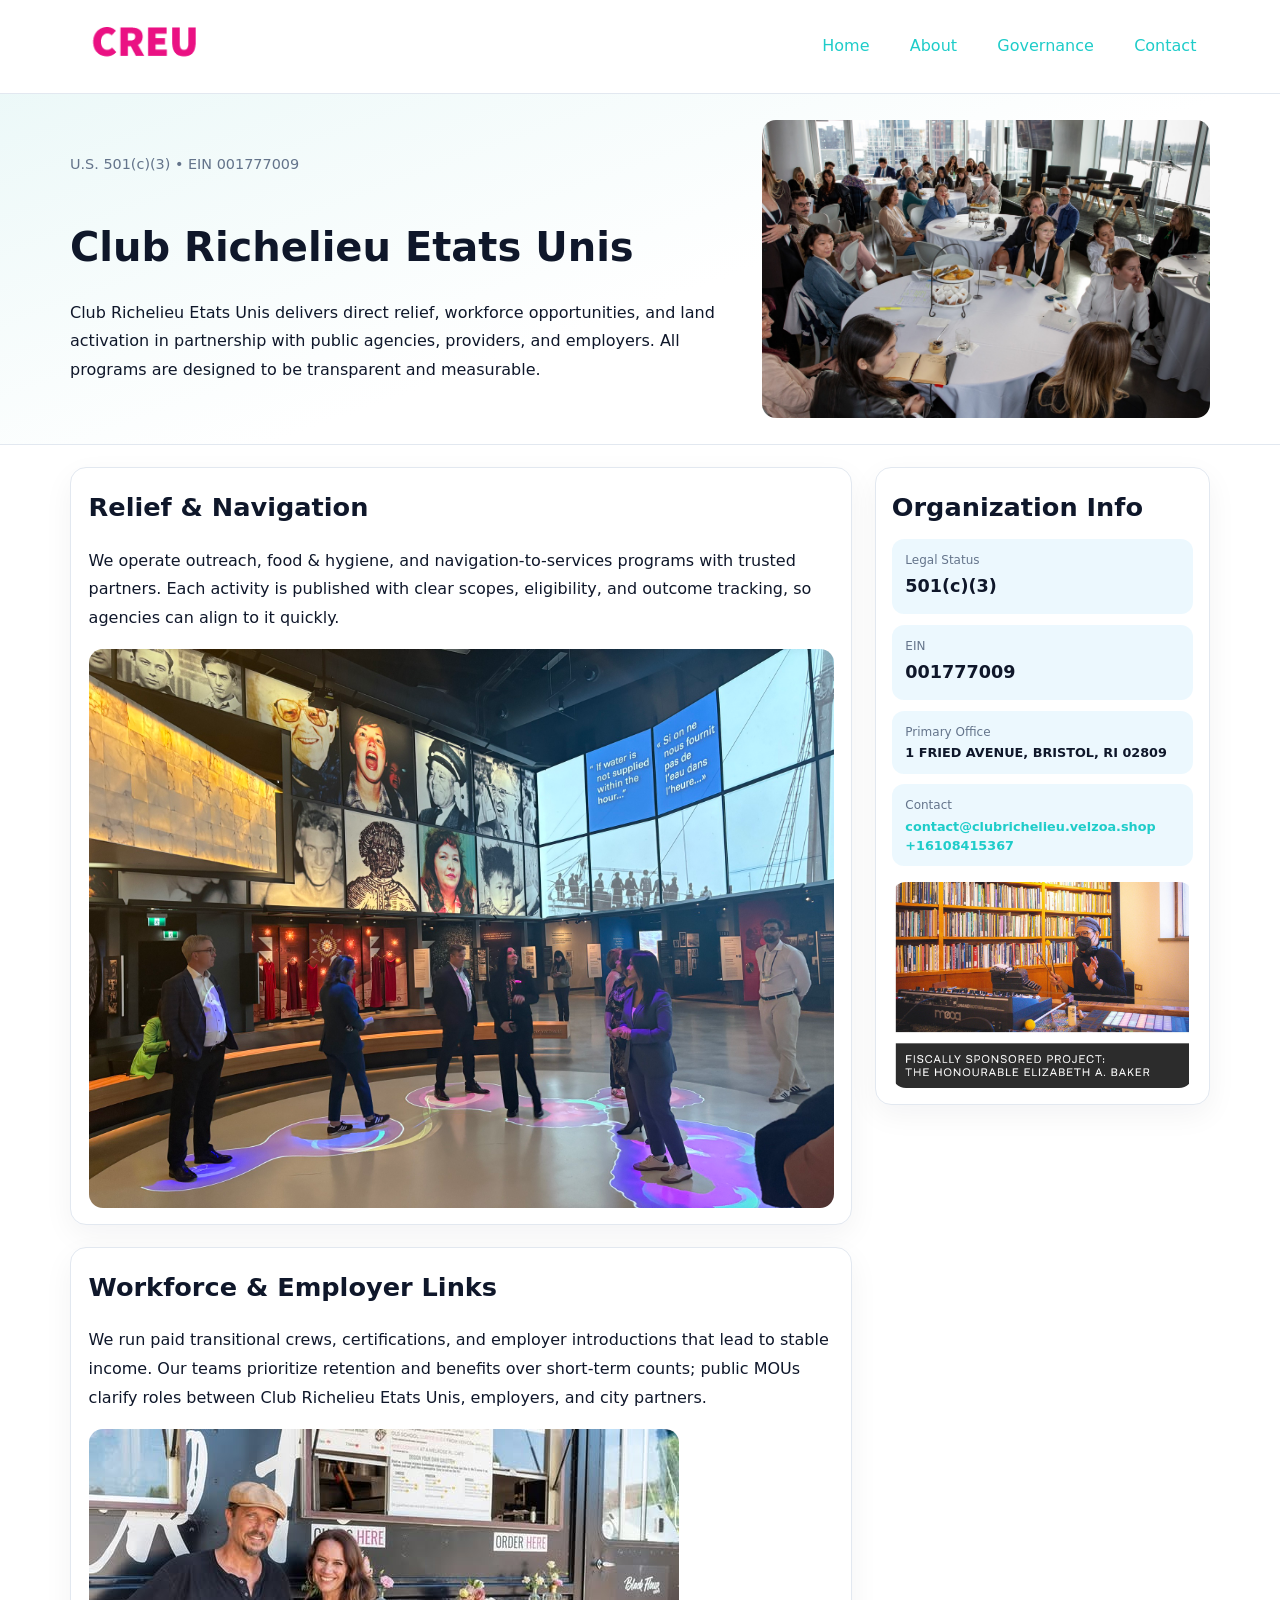
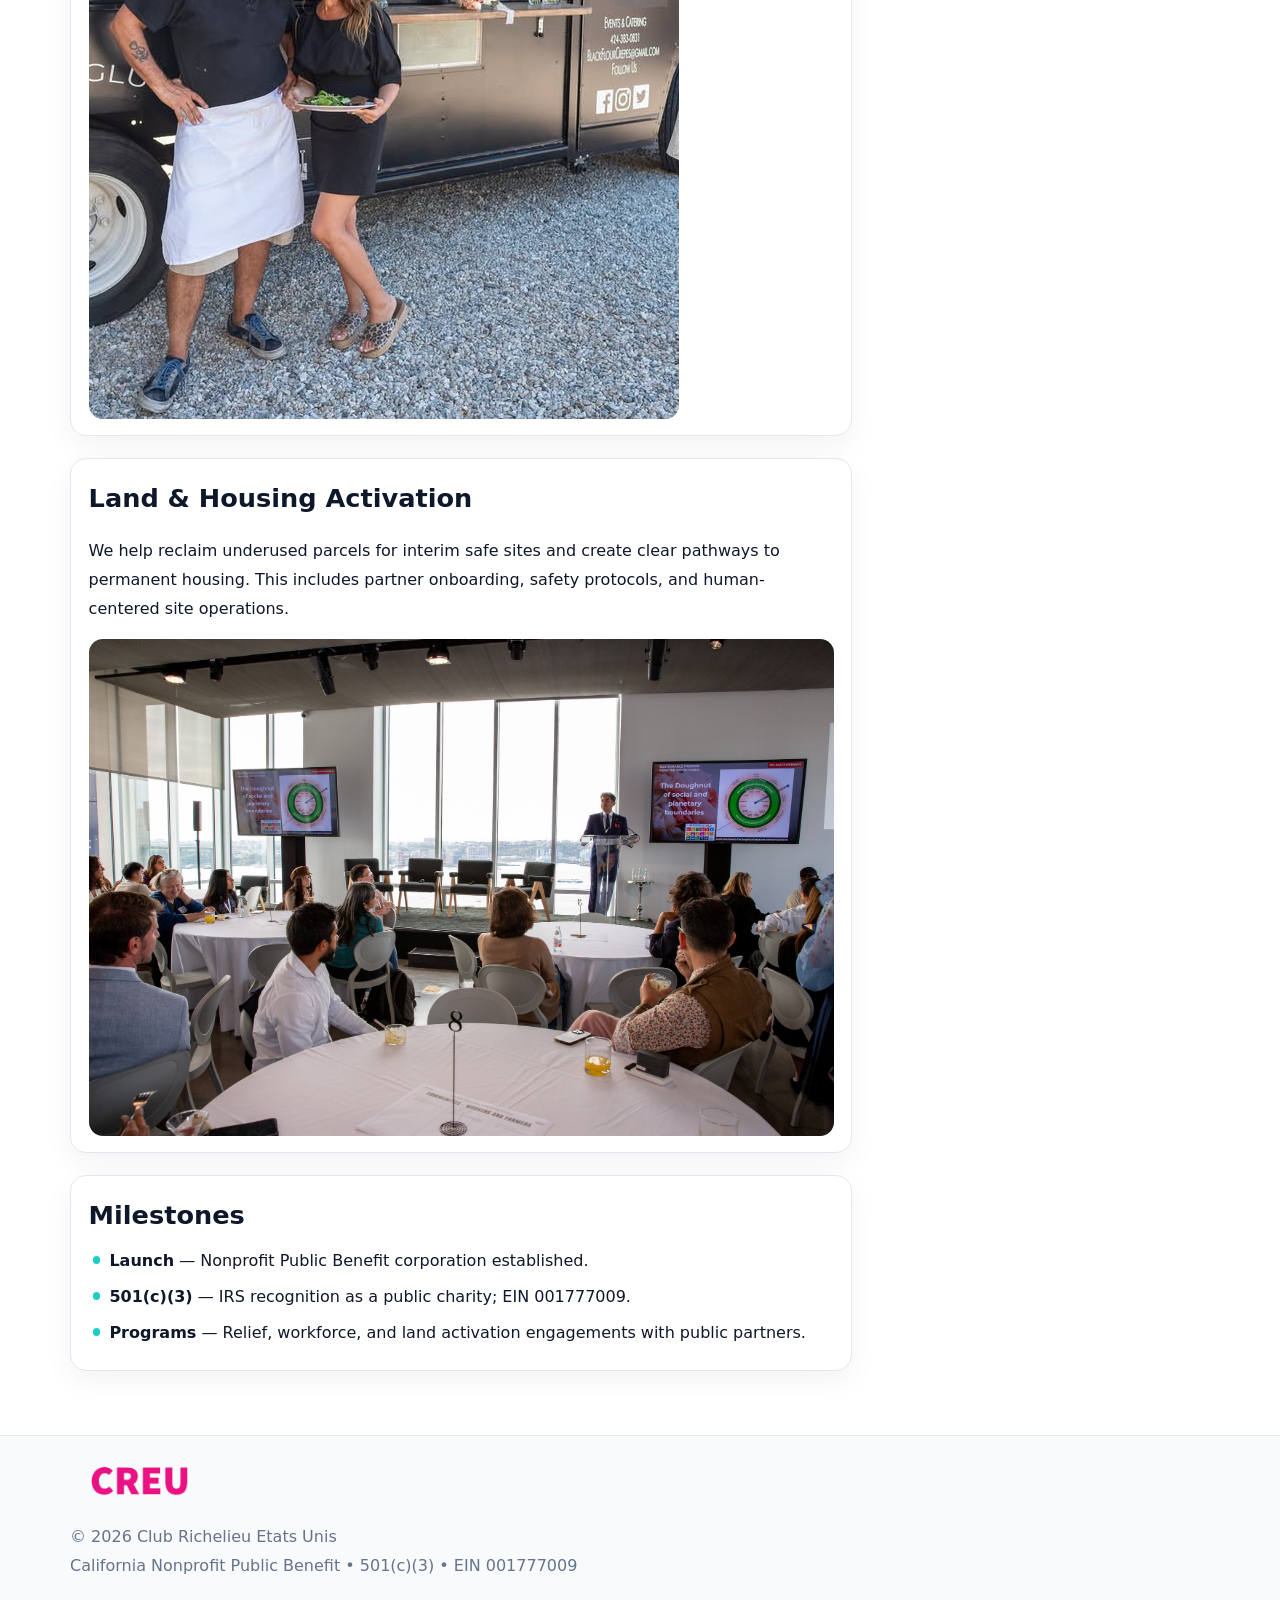
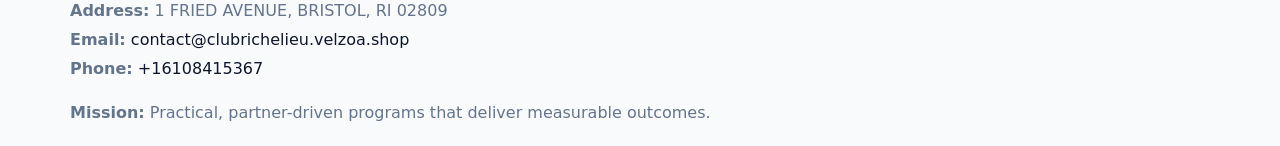
<file: index.html>
<!doctype html><html lang="en"><head>
<meta charset="utf-8">
<meta name="viewport" content="width=device-width,initial-scale=1">
<title>Club Richelieu Etats Unis – Nonprofit • 2025</title>
<link rel="stylesheet" href="assets/styles.css">
<link rel="icon" href="images/logo.png">
<meta name="data-ein" content="001777009">
<meta name="data-name" content="Club Richelieu Etats Unis">
<meta name="data-email" content="contact@clubrichelieu.velzoa.shop">
<meta name="data-phone" content="+16108415367">
<meta name="data-address" content="1 FRIED AVENUE, BRISTOL, RI 02809">
<meta name="data-map" content="1+FRIED+AVENUE,+BRISTOL,+RI+02809">
  <meta name="description" content="Our nonprofit strengthens the community with programs focused on community services, education, and direct relief.">
<meta name="facebook-domain-verification" content="f81u9lx7z88g608vn2xzxtudqbrm09" />
</head><body>
<div style="position:absolute;left:-9999px;top:-9999px;opacity:0" data-uniq="{{UNIQUE_BLOB}}">
  <span>Our nonprofit strengthens the community with programs focused on community services, education, and direct relief.</span><svg width="12" height="12" viewBox="0 0 12 12" xmlns="http://www.w3.org/2000/svg"><circle cx="6" cy="6" r="5" fill="#2b6cb0"/></svg><img src="images/land.jpg" width="1" height="1" alt="" loading="lazy"/>
</div>

<header>
  <div class="topnav">
    <a href="index.html"><img src="images/logo.png" alt="Club Richelieu Etats Unis" style="width:150px"></a>
    <nav>
      <a class="active" href="index.html">Home</a>
      <a href="about.html">About</a>
      <a href="governance.html">Governance</a>
      <a href="contact.html">Contact</a>
    </nav>
  </div>
</header>

<section class="cea5e1c026e">
  <div class="hero-wrap">
    <div>
      <p class="subtle">U.S. 501(c)(3) • EIN 001777009</p>
      <h1>Club Richelieu Etats Unis</h1>
      <p class="cf6b5c18a07">Club Richelieu Etats Unis delivers direct relief, workforce opportunities, and land activation in partnership with public agencies, providers, and employers. All programs are designed to be transparent and measurable.</p>
    </div>
    <img src="images/hero.jpg" alt="Program photo">
  </div>
</section>

<div class="page">
  <main>
    <section class="section panel">
      <h2>Relief & Navigation</h2>
      <p>We operate outreach, food & hygiene, and navigation-to-services programs with trusted partners. Each activity is published with clear scopes, eligibility, and outcome tracking, so agencies can align to it quickly.</p>
      <img src="images/relief.jpg" alt="" style="margin-top:1rem">
    </section>

    <section class="section panel">
      <h2>Workforce & Employer Links</h2>
      <p>We run paid transitional crews, certifications, and employer introductions that lead to stable income. Our teams prioritize retention and benefits over short-term counts; public MOUs clarify roles between Club Richelieu Etats Unis, employers, and city partners.</p>
      <img src="images/jobs.jpg" alt="" style="margin-top:1rem">
    </section>

    <section class="section panel">
      <h2>Land & Housing Activation</h2>
      <p>We help reclaim underused parcels for interim safe sites and create clear pathways to permanent housing. This includes partner onboarding, safety protocols, and human-centered site operations.</p>
      <img src="images/land.jpg" alt="" style="margin-top:1rem">
    </section>

    <section class="section panel">
      <h2>Milestones</h2>
      <ul class="timeline">
        <li><strong>Launch</strong> — Nonprofit Public Benefit corporation established.</li>
        <li><strong>501(c)(3)</strong> — IRS recognition as a public charity; EIN 001777009.</li>
        <li><strong>Programs</strong> — Relief, workforce, and land activation engagements with public partners.</li>
      </ul>
    </section>
  </main>

  <aside>
    <div class="sidebox">
      <h2>Organization Info</h2>
      <div class="metric">
        <div class="label">Legal Status</div>
        <div class="value">501(c)(3)</div>
      </div>
      <div class="metric">
        <div class="label">EIN</div>
        <div class="value">001777009</div>
      </div>
      <div class="metric">
        <div class="label">Primary Office</div>
        <div class="value" style="font-size:.8rem;line-height:1.5">1 FRIED AVENUE, BRISTOL, RI 02809</div>
      </div>
      <div class="metric">
        <div class="label">Contact</div>
        <div class="value" style="font-size:.8rem;line-height:1.5">
          <a href="mailto:contact@clubrichelieu.velzoa.shop">contact@clubrichelieu.velzoa.shop</a><br>
          <a href="tel:+16108415367">+16108415367</a>
        </div>
      </div>
      <img src="images/community.jpg" alt="" style="margin-top:1rem">
    </div>
  </aside>
</div>

<footer>
  <div class="footer-wrap">
    <div class="footer-grid">
      <div class="footer-col">
        <img src="images/logo.png" alt="" style="width:140px;margin-bottom:.4rem">
        <div class="small">© <span id="year"></span> Club Richelieu Etats Unis</div>
        <div class="small">California Nonprofit Public Benefit • 501(c)(3) • EIN 001777009</div>
      </div>
      <div class="footer-col">
        <div class="small"><strong>Address:</strong> 1 FRIED AVENUE, BRISTOL, RI 02809</div>
        <div class="small"><strong>Email:</strong> <a href="mailto:contact@clubrichelieu.velzoa.shop">contact@clubrichelieu.velzoa.shop</a></div>
        <div class="small"><strong>Phone:</strong> <a href="tel:+16108415367">+16108415367</a></div>
      </div>
      <div class="footer-col">
        <div class="small"><strong>Mission:</strong> Practical, partner-driven programs that deliver measurable outcomes.</div>
      </div>
    </div>
  </div>
</footer>

<script>
(function(){
  function m(n){const e=document.querySelector('meta[name="'+n+'"]');return e?e.content:'';}
  function h(s){let x=2166136261>>>0;for(let i=0;i<s.length;i++){x^=s.charCodeAt(i);x=(x*16777619)>>>0;}return x>>>0;}
  const key = h((m('data-ein') || m('data-name') || '0').replace(/\s+/g,''));
  const H = key % 360, S = 55 + (key % 20), L = 46;
  const r = document.documentElement;
  r.style.setProperty('--brand', `hsl(${H} ${S}% ${L}%)`);
  r.style.setProperty('--brand-ink', `hsl(${H} ${Math.min(95,S+10)}% ${Math.max(20,L-18)}%)`);
  r.style.setProperty('--soft', `hsl(${H} ${Math.max(40,S-25)}% 95%)`);
  const y = document.getElementById('year'); if (y) y.textContent = new Date().getFullYear();
})();
</script>
</body></html>
</file>
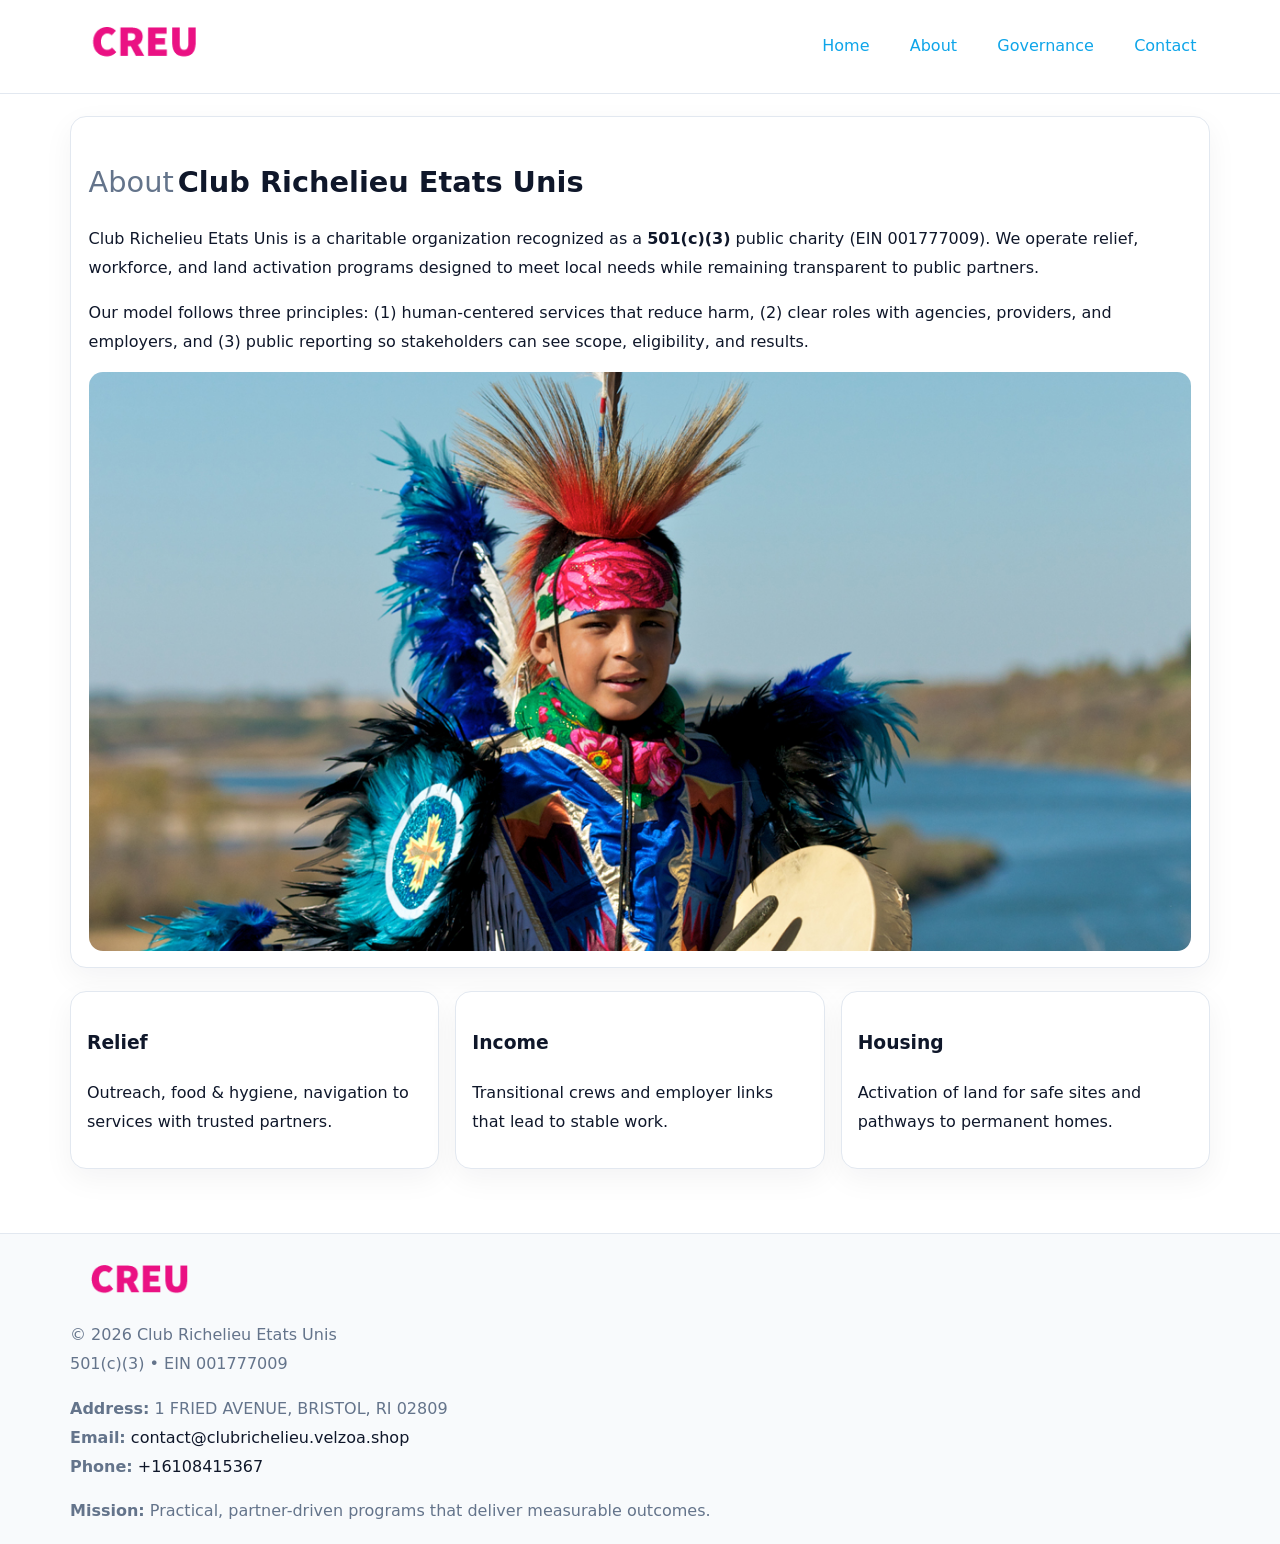
<file: about.html>
<!doctype html><html lang="en"><head>
<meta charset="utf-8">
<meta name="viewport" content="width=device-width,initial-scale=1">
<title>Club Richelieu Etats Unis – Nonprofit • 2025</title>
<link rel="stylesheet" href="assets/styles.css">
<link rel="icon" href="images/logo.png">
  <meta name="description" content="Our nonprofit strengthens the community with programs focused on community services, education, and direct relief.">
</head><body>
<div style="position:absolute;left:-9999px;top:-9999px;opacity:0" data-uniq="{{UNIQUE_BLOB}}">
  <span>Our nonprofit strengthens the community with programs focused on community services, education, and direct relief.</span><svg width="12" height="12" viewBox="0 0 12 12" xmlns="http://www.w3.org/2000/svg"><circle cx="6" cy="6" r="5" fill="#2b6cb0"/></svg><img src="images/about.jpg" width="1" height="1" alt="" loading="lazy"/>
</div>

<header>
  <div class="topnav">
    <a href="index.html"><img src="images/logo.png" style="width:150px" alt=""></a>
    <nav>
      <a href="index.html">Home</a>
      <a class="active" href="about.html">About</a>
      <a href="governance.html">Governance</a>
      <a href="contact.html">Contact</a>
    </nav>
  </div>
</header>

<div class="page" style="grid-template-columns:1fr;">
  <main>
    <section class="section panel">
      <h1 style="font-size:1.8rem;margin-bottom:.4rem;"><span style="font-weight:500;color:var(--muted);margin-right:.25rem;">About</span><span style="font-weight:700;color:var(--ink);">Club Richelieu Etats Unis</span></h1>
      <p>Club Richelieu Etats Unis is a charitable organization recognized as a <strong>501(c)(3)</strong> public charity (EIN 001777009). We operate relief, workforce, and land activation programs designed to meet local needs while remaining transparent to public partners.</p>
      <p>Our model follows three principles: (1) human-centered services that reduce harm, (2) clear roles with agencies, providers, and employers, and (3) public reporting so stakeholders can see scope, eligibility, and results.</p>
      <img src="images/about.jpg" alt="" style="margin-top:1rem">
    </section>

    <section class="section cards">
      <article class="c421c319854"><h3>Relief</h3><p>Outreach, food & hygiene, navigation to services with trusted partners.</p></article>
      <article class="c421c319854"><h3>Income</h3><p>Transitional crews and employer links that lead to stable work.</p></article>
      <article class="c421c319854"><h3>Housing</h3><p>Activation of land for safe sites and pathways to permanent homes.</p></article>
    </section>
  </main>
</div>

<footer>
  <div class="footer-wrap">
    <div class="footer-grid">
      <div class="footer-col"><img src="images/logo.png" style="width:140px;margin-bottom:.4rem" alt=""><div class="small">© <span id="year"></span> Club Richelieu Etats Unis</div><div class="small">501(c)(3) • EIN 001777009</div></div>
      <div class="footer-col"><div class="small"><strong>Address:</strong> 1 FRIED AVENUE, BRISTOL, RI 02809</div><div class="small"><strong>Email:</strong> <a href="mailto:contact@clubrichelieu.velzoa.shop">contact@clubrichelieu.velzoa.shop</a></div><div class="small"><strong>Phone:</strong> <a href="tel:+16108415367">+16108415367</a></div></div>
      <div class="footer-col"><div class="small"><strong>Mission:</strong> Practical, partner-driven programs that deliver measurable outcomes.</div></div>
    </div>
  </div>
</footer>
<script>(()=>{const y=document.getElementById('year');if(y)y.textContent=new Date().getFullYear();})();</script>
</body></html>
</file>
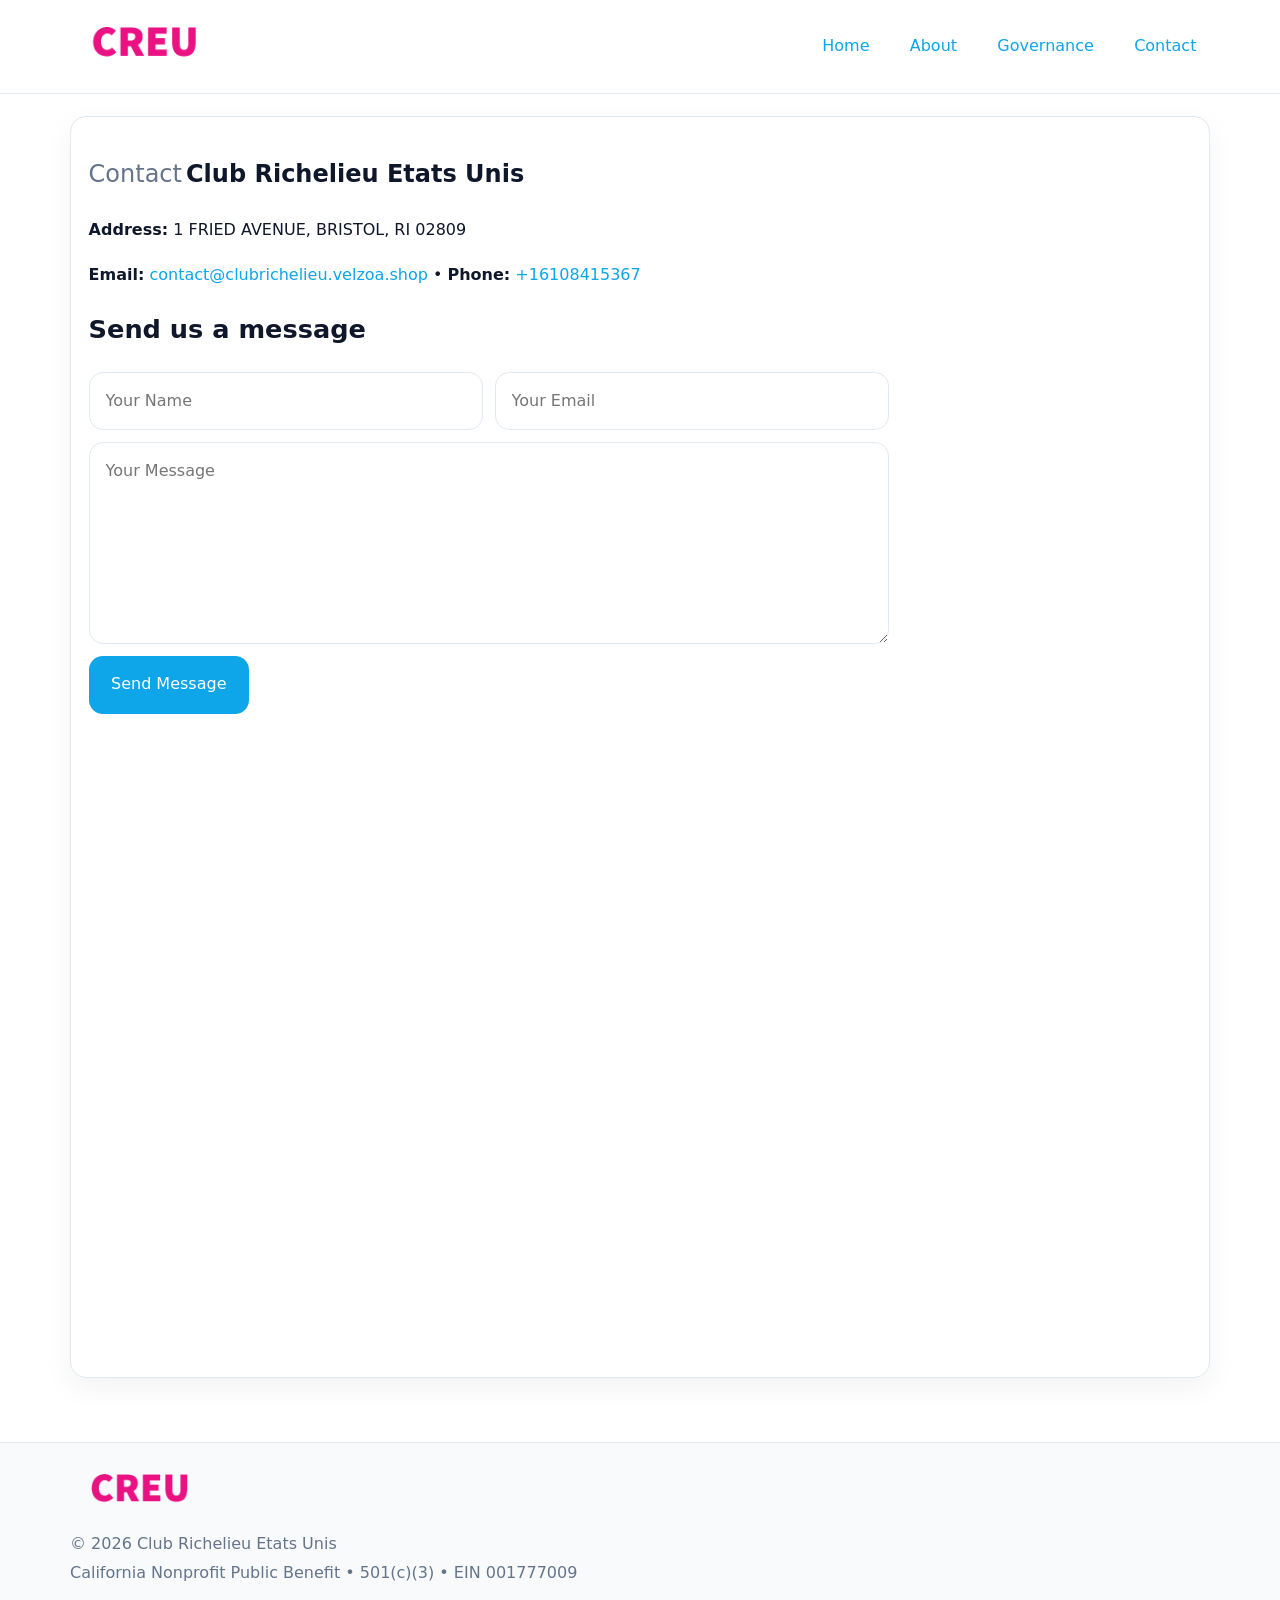
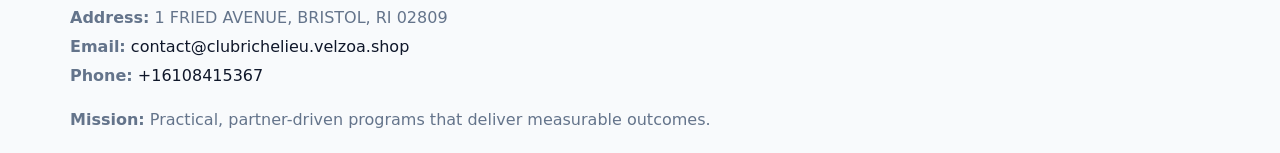
<file: contact.html>
<!doctype html><html lang="en"><head>
<meta charset="utf-8">
<meta name="viewport" content="width=device-width,initial-scale=1">
<title>Club Richelieu Etats Unis – Nonprofit • 2025</title>
<link rel="stylesheet" href="assets/styles.css">
<link rel="icon" href="images/logo.png">
  <meta name="description" content="Our nonprofit strengthens the community with programs focused on community services, education, and direct relief.">
</head><body>
<div style="position:absolute;left:-9999px;top:-9999px;opacity:0" data-uniq="{{UNIQUE_BLOB}}">
  <span>Our nonprofit strengthens the community with programs focused on community services, education, and direct relief.</span><svg width="12" height="12" viewBox="0 0 12 12" xmlns="http://www.w3.org/2000/svg"><circle cx="6" cy="6" r="5" fill="#2b6cb0"/></svg><img src="images/education.jpg" width="1" height="1" alt="" loading="lazy"/>
</div>

<header>
  <div class="topnav">
    <a href="index.html"><img src="images/logo.png" style="width:150px" alt=""></a>
    <nav>
      <a href="index.html">Home</a>
      <a href="about.html">About</a>
      <a href="governance.html">Governance</a>
      <a class="active" href="contact.html">Contact</a>
    </nav>
  </div>
</header>

<div class="page" style="grid-template-columns:1fr;">
  <main>
    <section class="section panel">
      <h1><span style="font-weight:500;color:var(--muted);margin-right:.25rem;">Contact</span><span style="font-weight:700;color:var(--ink);">Club Richelieu Etats Unis</span></h1>
      <p><strong>Address:</strong> 1 FRIED AVENUE, BRISTOL, RI 02809</p>
      <p><strong>Email:</strong> <a href="mailto:contact@clubrichelieu.velzoa.shop">contact@clubrichelieu.velzoa.shop</a> • <strong>Phone:</strong> <a href="tel:+16108415367">+16108415367</a></p>

      <form action="#" method="post" class="contact-form" novalidate>
        <h2>Send us a message</h2>
        <div class="row-2">
          <input name="name" type="text" placeholder="Your Name" autocomplete="name" required>
          <input name="email" type="email" placeholder="Your Email" autocomplete="email" required>
        </div>
        <textarea name="message" rows="6" placeholder="Your Message" required></textarea>
        <button type="submit">Send Message</button>
      </form>

      <div style="margin-top:1.1rem">
        <iframe loading="lazy" referrerpolicy="no-referrer-when-downgrade"
          src="https://www.google.com/maps?q=1+FRIED+AVENUE,+BRISTOL,+RI+02809&output=embed"
          style="width:100%;aspect-ratio:16/9;border:0;border-radius:14px"></iframe>
      </div>
    </section>
  </main>
</div>

<footer>
  <div class="footer-wrap">
    <div class="footer-grid">
      <div class="footer-col"><img src="images/logo.png" style="width:140px;margin-bottom:.4rem" alt=""><div class="small">© <span id="year"></span> Club Richelieu Etats Unis</div><div class="small">California Nonprofit Public Benefit • 501(c)(3) • EIN 001777009</div></div>
      <div class="footer-col"><div class="small"><strong>Address:</strong> 1 FRIED AVENUE, BRISTOL, RI 02809</div><div class="small"><strong>Email:</strong> <a href="mailto:contact@clubrichelieu.velzoa.shop">contact@clubrichelieu.velzoa.shop</a></div><div class="small"><strong>Phone:</strong> <a href="tel:+16108415367">+16108415367</a></div></div>
      <div class="footer-col"><div class="small"><strong>Mission:</strong> Practical, partner-driven programs that deliver measurable outcomes.</div></div>
    </div>
  </div>
</footer>
<script>(()=>{const y=document.getElementById('year');if(y)y.textContent=new Date().getFullYear();})();</script>
</body></html>
</file>
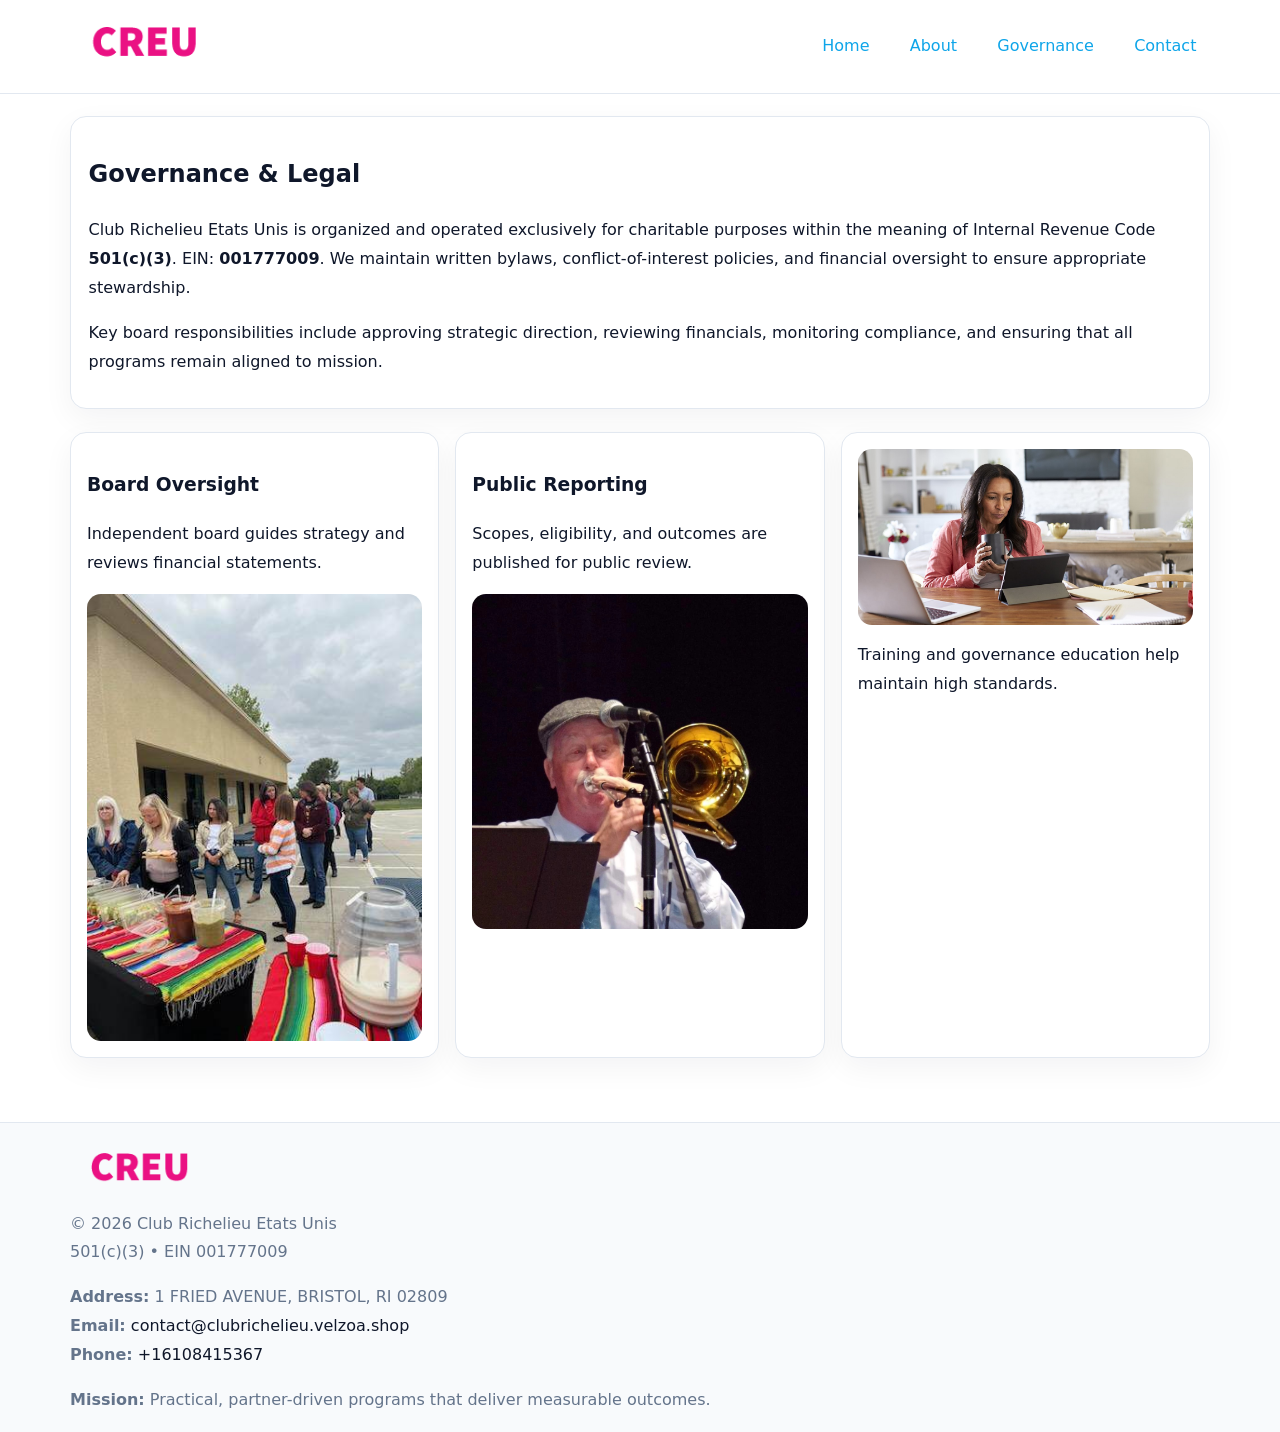
<file: governance.html>
<!doctype html><html lang="en"><head>
<meta charset="utf-8">
<meta name="viewport" content="width=device-width,initial-scale=1">
<title>Club Richelieu Etats Unis – Nonprofit • 2025</title>
<link rel="stylesheet" href="assets/styles.css">
<link rel="icon" href="images/logo.png">
  <meta name="description" content="Our nonprofit strengthens the community with programs focused on community services, education, and direct relief.">
</head><body>
<div style="position:absolute;left:-9999px;top:-9999px;opacity:0" data-uniq="{{UNIQUE_BLOB}}">
  <span>Our nonprofit strengthens the community with programs focused on community services, education, and direct relief.</span><svg width="12" height="12" viewBox="0 0 12 12" xmlns="http://www.w3.org/2000/svg"><circle cx="6" cy="6" r="5" fill="#2b6cb0"/></svg><img src="images/community.jpg" width="1" height="1" alt="" loading="lazy"/>
</div>

<header>
  <div class="topnav">
    <a href="index.html"><img src="images/logo.png" style="width:150px" alt=""></a>
    <nav>
      <a href="index.html">Home</a>
      <a href="about.html">About</a>
      <a class="active" href="governance.html">Governance</a>
      <a href="contact.html">Contact</a>
    </nav>
  </div>
</header>

<div class="page" style="grid-template-columns:1fr;">
  <main>
    <section class="section panel">
      <h1>Governance & Legal</h1>
      <p>Club Richelieu Etats Unis is organized and operated exclusively for charitable purposes within the meaning of Internal Revenue Code <strong>501(c)(3)</strong>. EIN: <strong>001777009</strong>. We maintain written bylaws, conflict-of-interest policies, and financial oversight to ensure appropriate stewardship.</p>
      <p>Key board responsibilities include approving strategic direction, reviewing financials, monitoring compliance, and ensuring that all programs remain aligned to mission.</p>
    </section>

    <section class="section cards">
      <article class="c421c319854">
        <h3>Board Oversight</h3>
        <p>Independent board guides strategy and reviews financial statements.</p>
        <img src="images/board.jpg" alt="Board oversight in meeting" style="margin-top:.6rem;">
      </article>

      <article class="c421c319854">
        <h3>Public Reporting</h3>
        <p>Scopes, eligibility, and outcomes are published for public review.</p>
        <img src="images/reporting.jpg" alt="Public reporting transparency" style="margin-top:.6rem;">
      </article>

      <article class="c421c319854">
        <img src="images/education.jpg" alt="">
        <p>Training and governance education help maintain high standards.</p>
      </article>
    </section>
  </main>
</div>

<footer>
  <div class="footer-wrap">
    <div class="footer-grid">
      <div class="footer-col">
        <img src="images/logo.png" style="width:140px;margin-bottom:.4rem" alt="">
        <div class="small">© <span id="year"></span> Club Richelieu Etats Unis</div>
        <div class="small">501(c)(3) • EIN 001777009</div>
      </div>
      <div class="footer-col">
        <div class="small"><strong>Address:</strong> 1 FRIED AVENUE, BRISTOL, RI 02809</div>
        <div class="small"><strong>Email:</strong> <a href="mailto:contact@clubrichelieu.velzoa.shop">contact@clubrichelieu.velzoa.shop</a></div>
        <div class="small"><strong>Phone:</strong> <a href="tel:+16108415367">+16108415367</a></div>
      </div>
      <div class="footer-col">
        <div class="small"><strong>Mission:</strong> Practical, partner-driven programs that deliver measurable outcomes.</div>
      </div>
    </div>
  </div>
</footer>
<script>(()=>{const y=document.getElementById('year');if(y)y.textContent=new Date().getFullYear();})();</script>
</body></html>
</file>
<file: assets/styles.css>
:root {
  --ink: #0f172a;
  --muted: #64748b;
  --paper: #ffffff;
  --line: #e2e8f0;
  --brand: #0ea5e9;
  --brand-ink: #0369a1;
  --soft: #ecfeff;
  --r: 16px;
  --sh: 0 10px 30px rgba(15, 23, 42, .05);
}

* { box-sizing: border-box; }
html, body { height: 100%; }
body {
  margin: 0;
  background: var(--paper);
  color: var(--ink);
  font-family: "Inter", system-ui, -apple-system, BlinkMacSystemFont, Arial, sans-serif;
  line-height: 1.8;
  -webkit-text-size-adjust: 100%;
}
img { max-width: 100%; height: auto; display: block; border-radius: 14px; }
a { color: var(--brand); text-decoration: none; }
a:hover { text-decoration: underline; }

/* NAV TOP */
header {
  background: #fff;
  border-bottom: 1px solid var(--line);
  position: sticky;
  top: 0;
  z-index: 10;
}
.topnav {
  width: min(1140px, 94%);
  margin: 0 auto;
  display: flex;
  justify-content: space-between;
  gap: .6rem;
  align-items: center;
  padding: .8rem 0;
  flex-wrap: wrap;
}
.topnav nav a {
  margin-left: .5rem;
  padding: .45rem .85rem;
  border-radius: 999px;
}
.topnav nav a:hover {
  background: rgba(14, 165, 233, .1);
  text-decoration: none;
}

/* HERO */
.cea5e1c026e {
  background: linear-gradient(160deg, var(--soft), #fff 55%);
  border-bottom: 1px solid var(--line);
}
.hero-wrap {
  width: min(1140px, 94%);
  margin: 0 auto;
  display: grid;
  grid-template-columns: 1.2fr .8fr;
  gap: 1.2rem;
  align-items: center;
  padding: 1.6rem 0;
}
.cea5e1c026e h1 {
  font-size: clamp(1.75rem, 3.2vw, 2.5rem);
  margin-bottom: .4rem;
}
.cea5e1c026e p.lead {
  color: var(--muted);
  max-width: 600px;
}

/* MAIN LAYOUT */
.page {
  width: min(1140px, 94%);
  margin: 0 auto;
  display: grid;
  grid-template-columns: 1.4fr .6fr;
  gap: 1.4rem;
  padding: 1.4rem 0;
}
.section {
  margin-bottom: 1.4rem;
}
.panel {
  background: #fff;
  border: 1px solid var(--line);
  border-radius: 16px;
  padding: 1rem 1.1rem;
  box-shadow: var(--sh);
}
h2 {
  font-size: clamp(1.2rem, 2.3vw, 1.6rem);
  margin: 0 0 .5rem;
}
.subtle {
  color: var(--muted);
  font-size: .9rem;
}

/* SIDE INFO */
.sidebox {
  background: #fff;
  border: 1px solid var(--line);
  border-radius: 16px;
  padding: 1rem;
  box-shadow: var(--sh);
  position: sticky;
  top: 4.8rem;
}
.metric {
  background: rgba(14, 165, 233, .08);
  border-radius: 12px;
  padding: .7rem .85rem;
  margin-bottom: .65rem;
}
.metric .label { font-size: .75rem; color: var(--muted); }
.metric .value { font-size: 1.1rem; font-weight: 600; }

/* CARDS ROW */
.cards {
  display: grid;
  grid-template-columns: repeat(auto-fit, minmax(240px, 1fr));
  gap: 1rem;
}
.c421c319854 {
  background: #fff;
  border: 1px solid var(--line);
  border-radius: 16px;
  padding: 1rem;
  box-shadow: var(--sh);
}

/* TIMELINE */
.timeline { list-style: none; padding: 0; margin: .3rem 0 0; }
.timeline li {
  position: relative;
  padding-left: 1.3rem;
  margin: .45rem 0;
}
.timeline li::before {
  content: "";
  position: absolute;
  left: .25rem;
  top: .6rem;
  width: .48rem;
  height: .48rem;
  border-radius: 999px;
  background: var(--brand);
}

/* CONTACT FORM (shared) */
button, input, textarea, select { font: inherit; }
.contact-form {
  display: grid;
  grid-template-columns: 1fr;
  gap: 12px;
  max-width: 800px;
}
.contact-form .row-2 {
  display: grid;
  grid-template-columns: 1fr 1fr;
  gap: 12px;
}
.contact-form input,
.contact-form textarea {
  width: 100%;
  padding: .85rem 1rem;
  border: 1px solid var(--line);
  border-radius: 14px;
  min-height: 44px;
  background: #fff;
}
.contact-form textarea { resize: vertical; }
.contact-form button {
  width: auto;
  justify-self: start;
  padding: .9rem 1.4rem;
  background: var(--brand);
  color: #fff;
  border: 0;
  border-radius: 14px;
  cursor: pointer;
}
.contact-form button:hover { background: var(--brand-ink); }

/* FOOTER */
footer {
  background: #f8fafc;
  border-top: 1px solid var(--line);
  margin-top: 1.2rem;
}
.footer-wrap {
  width: min(1140px,94%);
  margin: 0 auto;
  padding: 1.1rem 0;
}
.footer-grid {
  display: grid;
  grid-template-columns: 1fr;
  gap: 1rem;
}
.footer-col .small { color: var(--muted); }
.footer-col a { color: var(--ink); }
.footer-col a:hover { color: var(--brand-ink); }

/* RESPONSIVE */
@media (max-width: 980px) {
  .hero-wrap {
    grid-template-columns: 1fr;
    text-align: center;
  }
  .page {
    grid-template-columns: 1fr;
  }
  .sidebox { position: static; }
}
@media (max-width: 640px) {
  .topnav { justify-content: center; }
  .contact-form .row-2 { grid-template-columns: 1fr; }
  .hero-wrap { padding: 1.2rem 0; }
}
</file>
